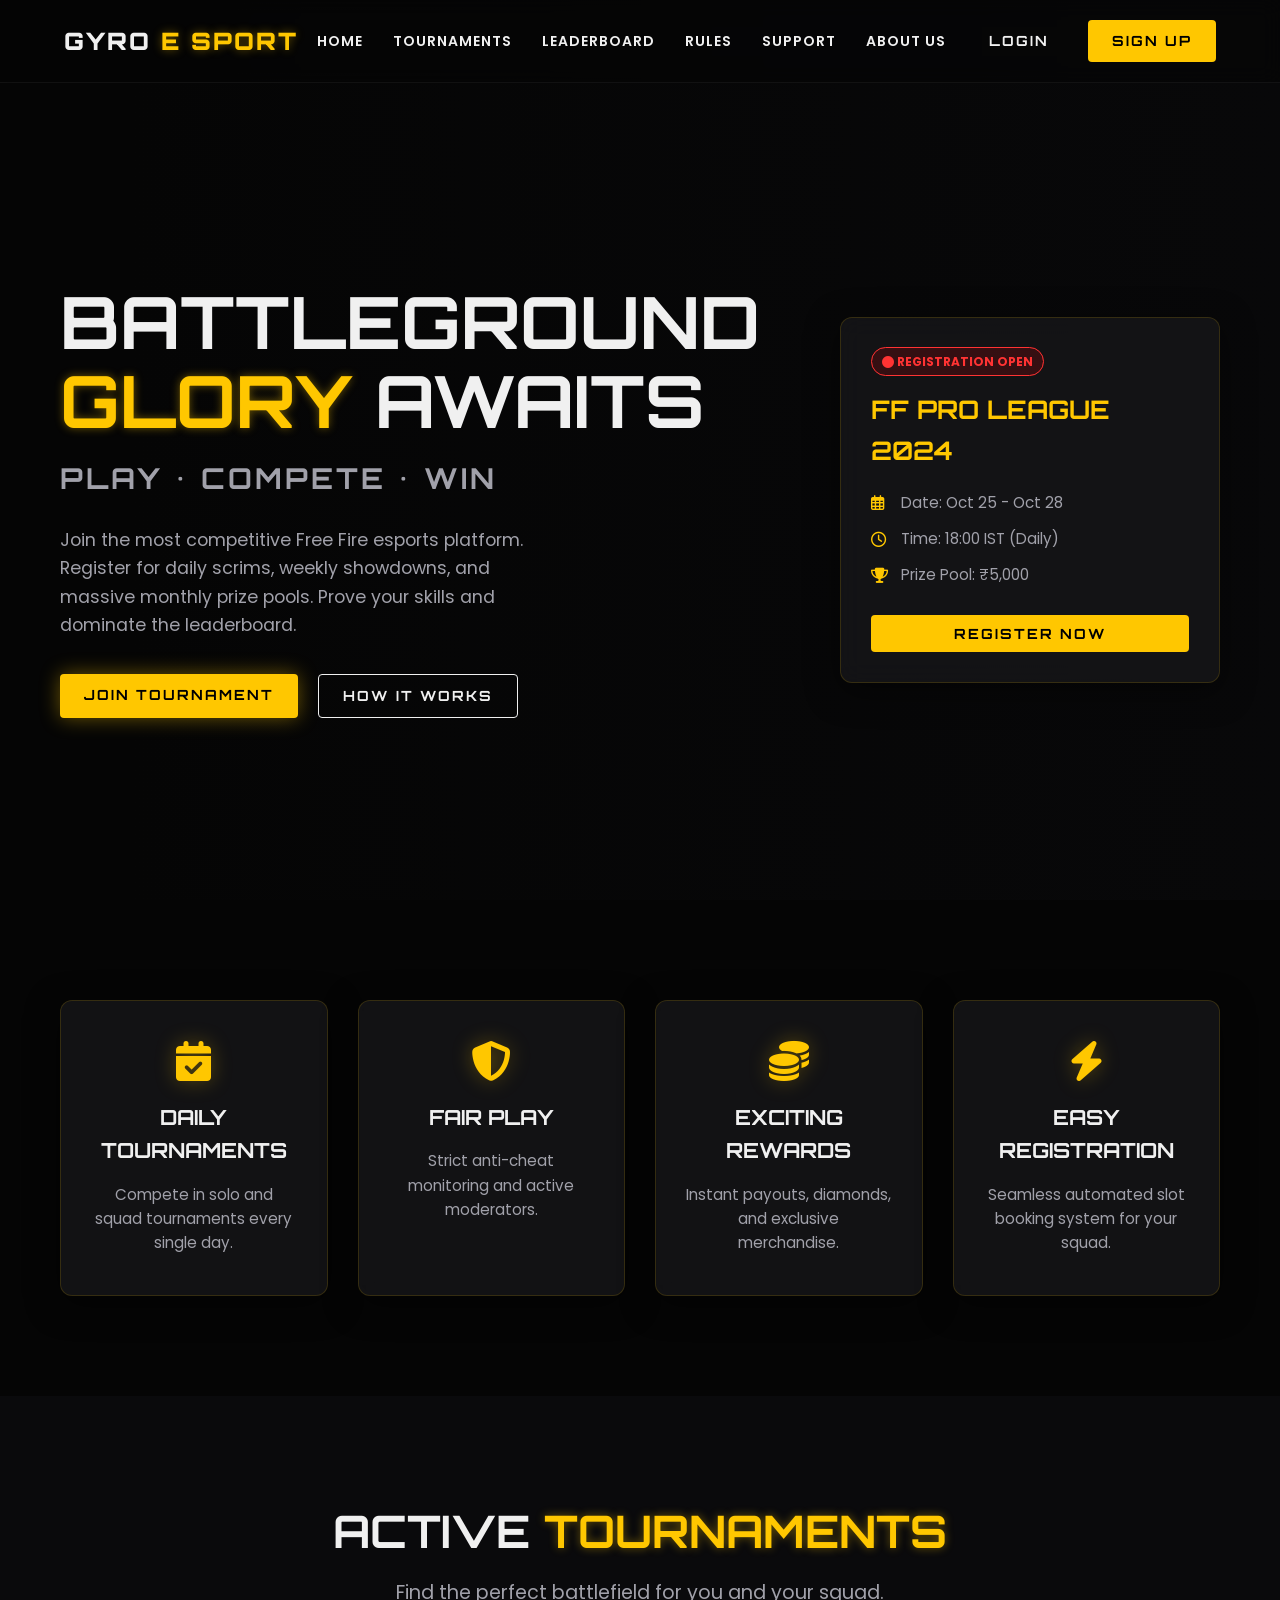
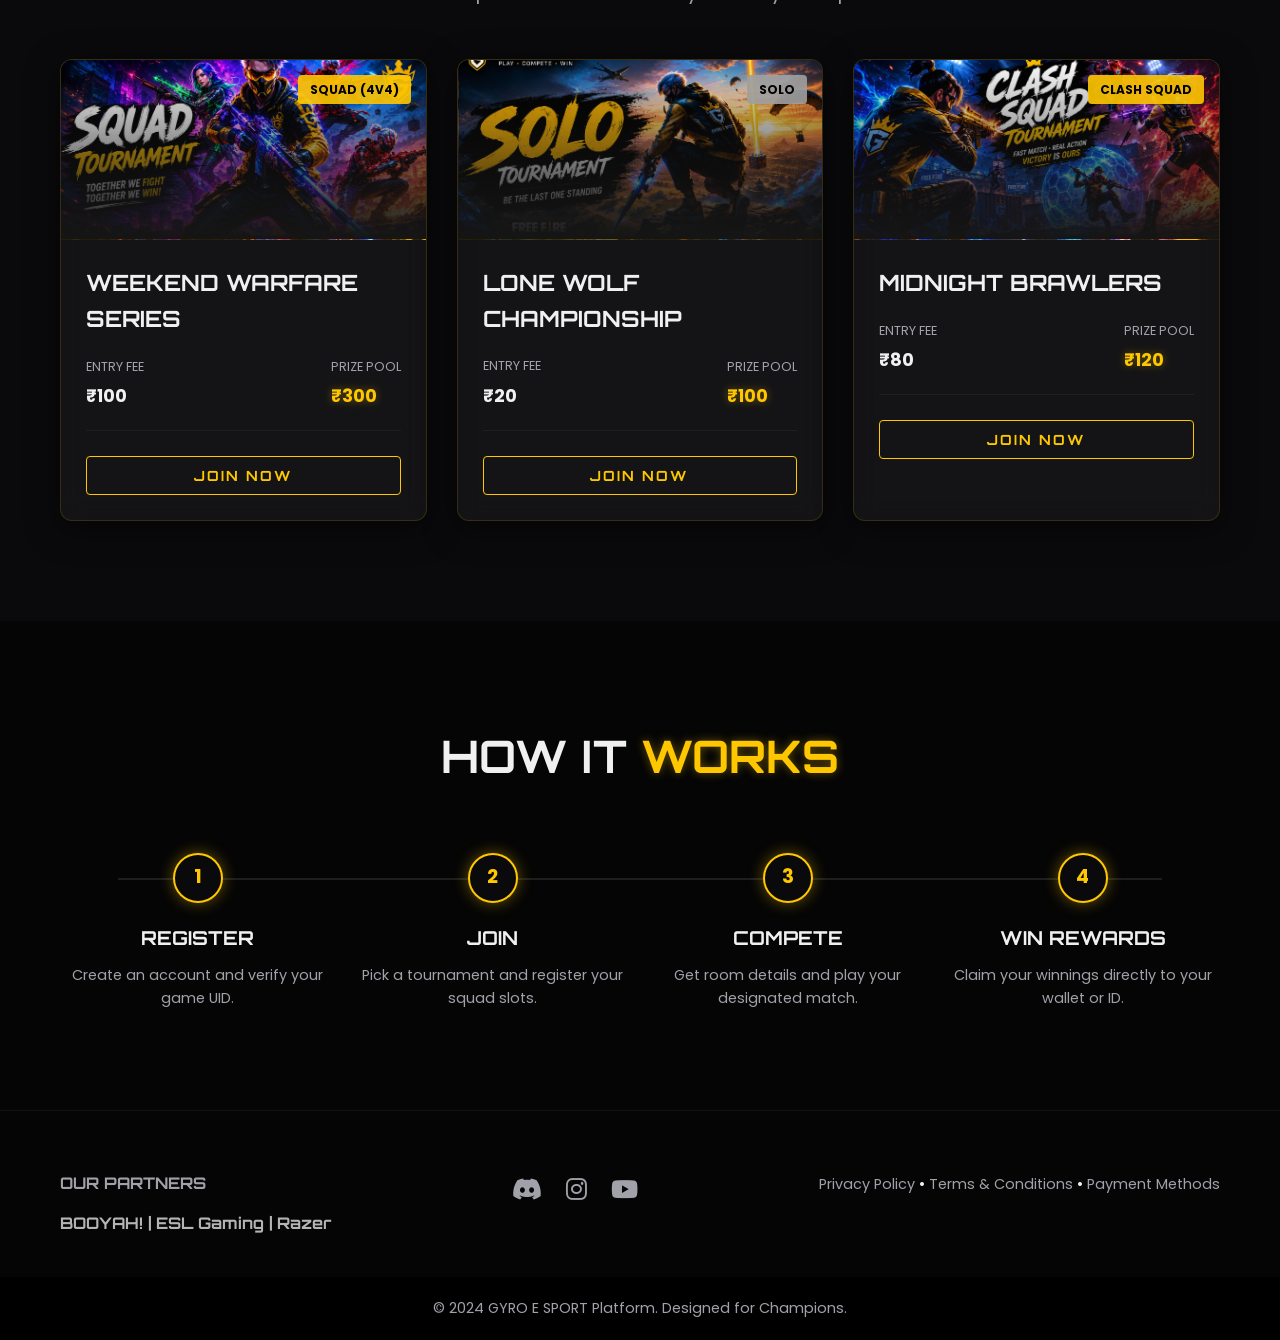
<file: webside/index.html>
<!DOCTYPE html>
<html lang="en">
<head>
    <meta charset="UTF-8">
    <meta name="viewport" content="width=device-width, initial-scale=1.0">
    <title>GYRO E SPORT | Professional Tournaments</title>
    <!-- Fonts & Icons -->
    <link href="https://fonts.googleapis.com/css2?family=Orbitron:wght@500;700;900&family=Poppins:wght@300;400;600;700&display=swap" rel="stylesheet">
    <link rel="stylesheet" href="https://cdnjs.cloudflare.com/ajax/libs/font-awesome/6.4.0/css/all.min.css">
    <link rel="stylesheet" href="style.css">
    <link rel="stylesheet" href="rain.css">
</head>
<body>

    <!-- Navigation -->
    <nav class="navbar">
        <div class="logo">GYRO <span class="gold-text">E SPORT</span></div>
        <ul class="nav-links" id="nav-links">
            <li><a href="#home">Home</a></li>
            <li><a href="#tournaments">Tournaments</a></li>
            <li><a href="#leaderboard">Leaderboard</a></li>
            <li><a href="#rules">Rules</a></li>
            <li><a href="../support/support.html">Support</a></li>
            <li><a href="#about">About Us</a></li>
        </ul>
        <div class="auth-buttons">
            <a href="../login/login.html" class="btn login-btn">Login</a>
            <a href="../signup/signup.html" class="btn signup-btn">Sign Up</a>
        </div>
        <div class="menu-toggle" id="mobile-menu">
            <i class="fas fa-bars"></i>
        </div>
    </nav>

    <!-- Home Section -->
    <header id="home" class="hero">
        <div class="hero-overlay"></div>
        <div class="hero-container">
            <div class="hero-content">
                <h1 class="title">BATTLEGROUND <br><span class="gold-text">GLORY</span> AWAITS</h1>
                <h3 class="subtitle">Play • Compete • Win</h3>
                <p>Join the most competitive Free Fire esports platform. Register for daily scrims, weekly showdowns, and massive monthly prize pools. Prove your skills and dominate the leaderboard.</p>
                <div class="hero-actions">
                    <a href="#tournaments" class="btn primary-btn glow-btn">Join Tournament</a>
                    <a href="#rules" class="btn secondary-btn">How It Works</a>
                </div>
            </div>
            
            <!-- Tournament Info Card -->
            <div class="hero-card glass-card">
                <div class="card-header">
                    <span class="live-badge"><i class="fas fa-circle"></i> REGISTRATION OPEN</span>
                </div>
                <h3>FF Pro League 2024</h3>
                <div class="tourney-details">
                    <p><i class="far fa-calendar-alt"></i> Date: Oct 25 - Oct 28</p>
                    <p><i class="far fa-clock"></i> Time: 18:00 IST (Daily)</p>
                    <p><i class="fas fa-trophy"></i> Prize Pool: ₹5,000</p>
                </div>
                <button class="btn primary-btn full-width mt-3" onclick="window.location.href='../registration/registration.html'">Register Now</button>
            </div>
        </div>
    </header>

    <!-- Features Section -->
    <section id="features" class="section dark-bg">
        <div class="container features-grid">
            <div class="feature-card glass-card">
                <i class="fas fa-calendar-check gold-icon"></i>
                <h3>Daily Tournaments</h3>
                <p>Compete in solo and squad tournaments every single day.</p>
            </div>
            <div class="feature-card glass-card">
                <i class="fas fa-shield-alt gold-icon"></i>
                <h3>Fair Play</h3>
                <p>Strict anti-cheat monitoring and active moderators.</p>
            </div>
            <div class="feature-card glass-card">
                <i class="fas fa-coins gold-icon"></i>
                <h3>Exciting Rewards</h3>
                <p>Instant payouts, diamonds, and exclusive merchandise.</p>
            </div>
            <div class="feature-card glass-card">
                <i class="fas fa-bolt gold-icon"></i>
                <h3>Easy Registration</h3>
                <p>Seamless automated slot booking system for your squad.</p>
            </div>
        </div>
    </section>

    <!-- Videos Section -->
    <section id="tournaments" class="section">
        <div class="container text-center">
            <h2 class="section-title">Active <span class="gold-text">Tournaments</span></h2>
            <p class="section-subtext">Find the perfect battlefield for you and your squad.</p>
            
            <div class="tournament-grid">
                <!-- Tourney 1 -->
                <div class="tourney-card glass-card">
                    <div class="t-banner img-1">
                        <span class="badge squad-badge">Squad (4v4)</span>
                    </div>
                    <div class="t-content">
                        <h3>Weekend Warfare Series</h3>
                        <div class="t-stats">
                            <div class="stat"><span class="label">Entry Fee</span><span class="value">₹100</span></div>
                            <div class="stat"><span class="label">Prize Pool</span><span class="value gold-text">₹300</span></div>
                        </div>
                        <button class="btn primary-btn outline-btn full-width" onclick="window.location.href='../registration/registration.html'">Join Now</button>
                    </div>
                </div>
                <!-- Tourney 2 -->
                <div class="tourney-card glass-card">
                    <div class="t-banner img-2">
                        <span class="badge solo-badge">Solo</span>
                    </div>
                    <div class="t-content">
                        <h3>Lone Wolf Championship</h3>
                        <div class="t-stats">
                            <div class="stat"><span class="label">Entry Fee</span><span class="value">₹20</span></div>
                            <div class="stat"><span class="label">Prize Pool</span><span class="value gold-text">₹100</span></div>
                        </div>
                        <button class="btn primary-btn outline-btn full-width" onclick="window.location.href='../registration/registration.html'">Join Now</button>
                    </div>
                </div>

                <!-- Tourney 3 -->
                <div class="tourney-card glass-card">
                    <div class="t-banner img-3">
                        <span class="badge squad-badge">Clash Squad</span>
                    </div>
                    <div class="t-content">
                        <h3>Midnight Brawlers</h3>
                        <div class="t-stats">
                            <div class="stat"><span class="label">Entry Fee</span><span class="value">₹80</span></div>
                            <div class="stat"><span class="label">Prize Pool</span><span class="value gold-text">₹120</span></div>
                        </div>
                        <button class="btn primary-btn outline-btn full-width" onclick="window.location.href='../registration/registration.html'">Join Now</button>
                    </div>
                </div>
            </div>
        </div>
    </section>

    <!-- How It Works Section -->
    <section id="rules" class="section dark-bg">
        <div class="container text-center">
            <h2 class="section-title">How It <span class="gold-text">Works</span></h2>
            <div class="timeline">
                <div class="step"><div class="step-num">1</div><h4>Register</h4><p>Create an account and verify your game UID.</p></div>
                <div class="step"><div class="step-num">2</div><h4>Join</h4><p>Pick a tournament and register your squad slots.</p></div>
                <div class="step"><div class="step-num">3</div><h4>Compete</h4><p>Get room details and play your designated match.</p></div>
                <div class="step"><div class="step-num">4</div><h4>Win Rewards</h4><p>Claim your winnings directly to your wallet or ID.</p></div>
            </div>
        </div>
    </section>

    <footer>
        <div class="container footer-content">
            <div class="footer-sponsors">
                <h4>Our Partners</h4>
                <div class="sponsors-list">
                    <span>BOOYAH!</span> | <span>ESL Gaming</span> | <span>Razer</span>
                </div>
            </div>
            <div class="footer-socials">
                <a href="https://discord.gg/y2k4dF7A"><i class="fab fa-discord"></i></a>
                <a href="https://www.instagram.com/gyrorishabh/?hl=en" target="_blank"><i class="fab fa-instagram"></i></a>
                <a href="https://www.youtube.com/@GYRORISHABH" target="_blank"><i class="fab fa-youtube"></i></a>
            </div>
            <div class="footer-links">
                <a href="#">Privacy Policy</a> • <a href="#">Terms & Conditions</a> • <a href="#">Payment Methods</a>
            </div>
        </div>
        <div class="footer-bottom">
            <p>&copy; 2024 GYRO E SPORT Platform. Designed for Champions.</p>
        </div>
    </footer>

    <script src="script.js"></script>
    <script src="rain.js"></script>
</body>
</html>
</file>
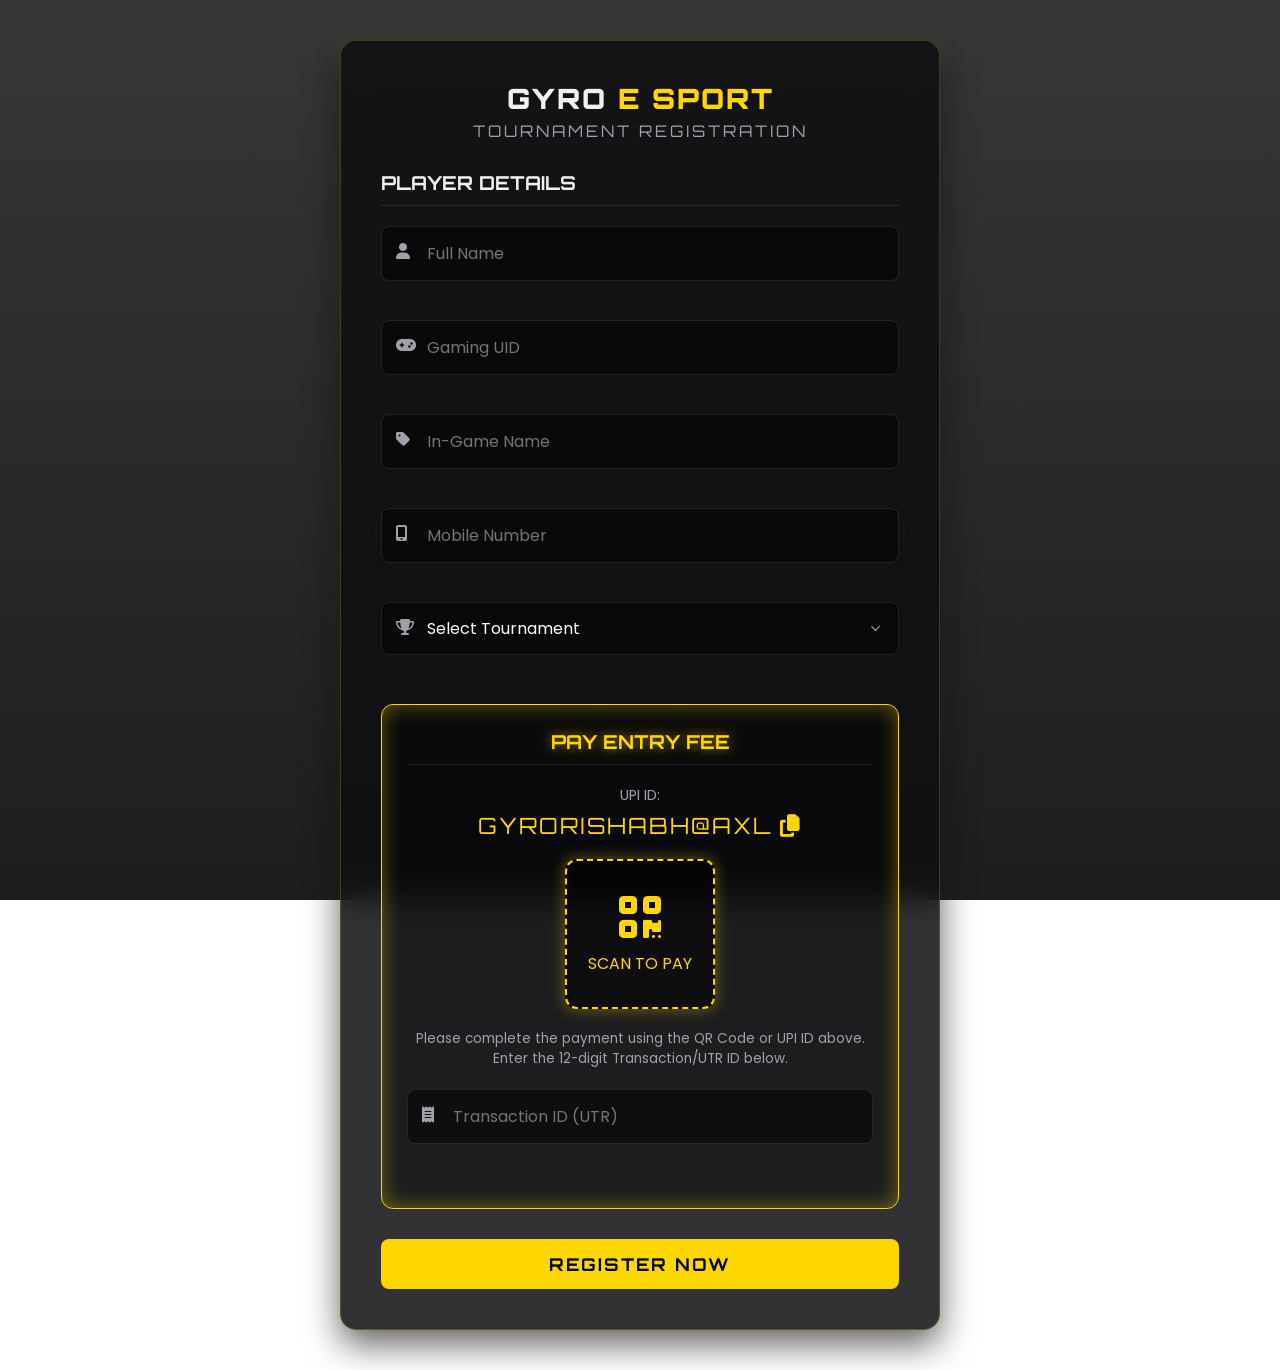
<file: registration/registration.html>
<!DOCTYPE html>
<html lang="en">
<head>
    <meta charset="UTF-8">
    <meta name="viewport" content="width=device-width, initial-scale=1.0">
    <title>GYRO E SPORT | Tournament Registration</title>
    <link href="https://fonts.googleapis.com/css2?family=Orbitron:wght@500;700;900&family=Poppins:wght@300;400;600;700&display=swap" rel="stylesheet">
    <link rel="stylesheet" href="https://cdnjs.cloudflare.com/ajax/libs/font-awesome/6.4.0/css/all.min.css">
    <link rel="stylesheet" href="registration.css">
    <link rel="stylesheet" href="../webside/rain.css">
</head>
<body>

    <div class="registration-wrapper">
        <div class="glass-card fade-in">
            <div class="card-header">
                <div class="logo">GYRO <span class="gold-text">E SPORT</span></div>
                <p class="tagline">TOURNAMENT REGISTRATION</p>
            </div>

            <form id="registrationForm" novalidate>
                <!-- Registration Details -->
                <div class="form-section">
                    <h3 class="section-heading">Player Details</h3>
                    <div class="input-group">
                        <input type="text" id="fullName" placeholder="Full Name" required>
                        <i class="fas fa-user icon"></i>
                        <span class="error-text" id="nameError"></span>
                    </div>

                    <div class="input-group">
                        <input type="text" id="gamingUid" placeholder="Gaming UID" required>
                        <i class="fas fa-gamepad icon"></i>
                        <span class="error-text" id="gamingUidError"></span>
                    </div>

                    <div class="input-group">
                        <input type="text" id="inGameName" placeholder="In-Game Name" required>
                        <i class="fas fa-tag icon"></i>
                        <span class="error-text" id="ignError"></span>
                    </div>

                    <div class="input-group">
                        <input type="tel" id="mobileNumber" placeholder="Mobile Number" required>
                        <i class="fas fa-mobile-alt icon"></i>
                        <span class="error-text" id="mobileError"></span>
                    </div>

                    <div class="input-group">
                        <select id="tournamentSelect" required>
                            <option value="" disabled selected>Select Tournament</option>
                            <option value="Solo Tournament">Solo Tournament</option>
                            <option value="Squad Tournament (4v4)">Squad Tournament (4v4)</option>
                            <option value="Clash Squad Tournament">Clash Squad Tournament</option>
                        </select>
                        <i class="fas fa-trophy icon"></i>
                        <span class="error-text" id="tournamentError"></span>
                    </div>
                </div>

                <!-- Payment Section -->
                <div class="payment-section">
                    <h3 class="section-heading gold-text text-center glow-text">PAY ENTRY FEE</h3>
                    
                    <div class="upi-container text-center">
                        <p class="upi-label">UPI ID:</p>
                        <div class="upi-id">GYRORISHABH@AXL <i class="fas fa-copy copy-icon" id="copyUpi" title="Copy UPI"></i></div>
                    </div>

                    <div class="qr-container text-center">
                        <div class="qr-placeholder">
                            <i class="fas fa-qrcode"></i>
                            <p>SCAN TO PAY</p>
                        </div>
                    </div>
                    
                    <p class="payment-instructions text-center">Please complete the payment using the QR Code or UPI ID above. Enter the 12-digit Transaction/UTR ID below.</p>

                    <div class="input-group">
                        <input type="text" id="transactionId" placeholder="Transaction ID (UTR)" required>
                        <i class="fas fa-receipt icon"></i>
                        <span class="error-text" id="transactionError"></span>
                    </div>
                </div>

                <!-- Submit Area -->
                <div class="submit-area">
                    <button type="submit" class="btn primary-btn full-width glow-btn">REGISTER NOW</button>
                </div>
            </form>
        </div>
    </div>

    <!-- Success Modal -->
    <div id="successModal" class="modal hidden">
        <div class="modal-content glass-card">
            <i class="fas fa-check-circle success-icon"></i>
            <h2>Registration Submitted Successfully</h2>
            <p>Tournament Team Will Verify Your Payment.</p>
            <button id="closeModal" class="btn primary-btn mt-3">OK</button>
        </div>
    </div>

    <script src="registration.js"></script>
    <script src="../webside/rain.js"></script>
</body>
</html>
</file>
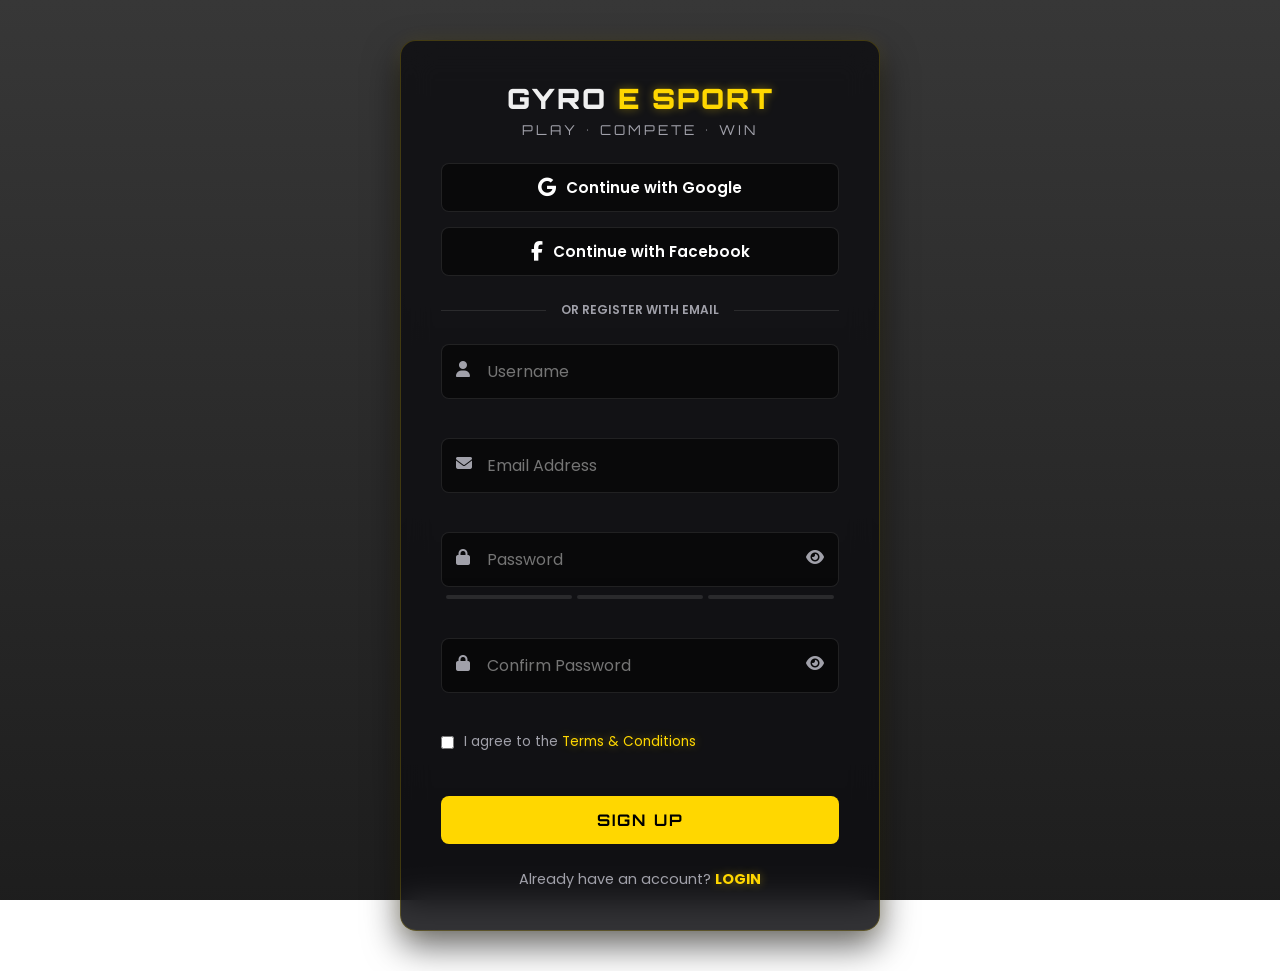
<file: signup/signup.html>
<!DOCTYPE html>
<html lang="en">
<head>
    <meta charset="UTF-8">
    <meta name="viewport" content="width=device-width, initial-scale=1.0">
    <title>Sign Up | GYRO E SPORT Platform</title>
    <!-- Fonts & Icons -->
    <link href="https://fonts.googleapis.com/css2?family=Orbitron:wght@500;700;900&family=Poppins:wght@300;400;600;700&display=swap" rel="stylesheet">
    <link rel="stylesheet" href="https://cdnjs.cloudflare.com/ajax/libs/font-awesome/6.4.0/css/all.min.css">
    <link rel="stylesheet" href="signup.css">
    <link rel="stylesheet" href="../webside/rain.css">
</head>
<body>

    <div class="signup-wrapper">
        <div class="signup-card glass-card fade-in">
            
            <!-- Header -->
            <div class="card-header">
                <a href="../webside/index.html" style="text-decoration: none; color: inherit;">
                    <div class="logo">GYRO <span class="gold-text">E SPORT</span></div>
                </a>
                <p class="tagline">PLAY • COMPETE • WIN</p>
            </div>

            <!-- Social Signup -->
            <div class="social-signup-full">
                <button type="button" class="social-btn-full google" id="btnGoogleSignup">
                    <i class="fab fa-google"></i> Continue with Google
                </button>
                <button type="button" class="social-btn-full facebook" id="btnFacebookSignup">
                    <i class="fab fa-facebook-f"></i> Continue with Facebook
                </button>
            </div>

            <div class="social-divider"><span>OR REGISTER WITH EMAIL</span></div>

            <!-- Form Section -->
            <form id="signupForm">
                <div class="input-group">
                    <i class="fas fa-user icon"></i>
                    <input type="text" id="username" placeholder="Username" autocomplete="username">
                    <span class="error-text" id="usernameError"></span>
                </div>

                <div class="input-group">
                    <i class="fas fa-envelope icon"></i>
                    <input type="email" id="email" placeholder="Email Address" autocomplete="email">
                    <span class="error-text" id="emailError"></span>
                </div>

                <div class="input-group">
                    <i class="fas fa-lock icon"></i>
                    <input type="password" id="password" placeholder="Password" autocomplete="new-password">
                    <i class="fas fa-eye toggle-pwd" data-target="password"></i>
                    <div class="password-strength" id="pwdStrength">
                        <div class="bar"></div><div class="bar"></div><div class="bar"></div>
                    </div>
                    <span class="error-text" id="passwordError"></span>
                </div>

                <div class="input-group">
                    <i class="fas fa-lock icon"></i>
                    <input type="password" id="confirmPassword" placeholder="Confirm Password" autocomplete="new-password">
                    <i class="fas fa-eye toggle-pwd" data-target="confirmPassword"></i>
                    <span class="error-text" id="confirmPasswordError"></span>
                </div>

                <div class="form-actions terms-group">
                    <label class="terms-label">
                        <input type="checkbox" id="terms">
                        <span class="checkmark"></span> I agree to the <a href="#" class="gold-text">Terms & Conditions</a>
                    </label>
                    <span class="error-text" id="termsError"></span>
                </div>

                <button type="submit" class="btn primary-btn full-width glow-btn">SIGN UP</button>
            </form>

            <!-- Footer Links -->
            <div class="card-footer">
                <p>Already have an account? <a href="../login/login.html" class="gold-text">LOGIN</a></p>
            </div>
        </div>
    </div>

    <script src="signup.js"></script>
    <script src="../webside/rain.js"></script>
</body>
</html>
</file>
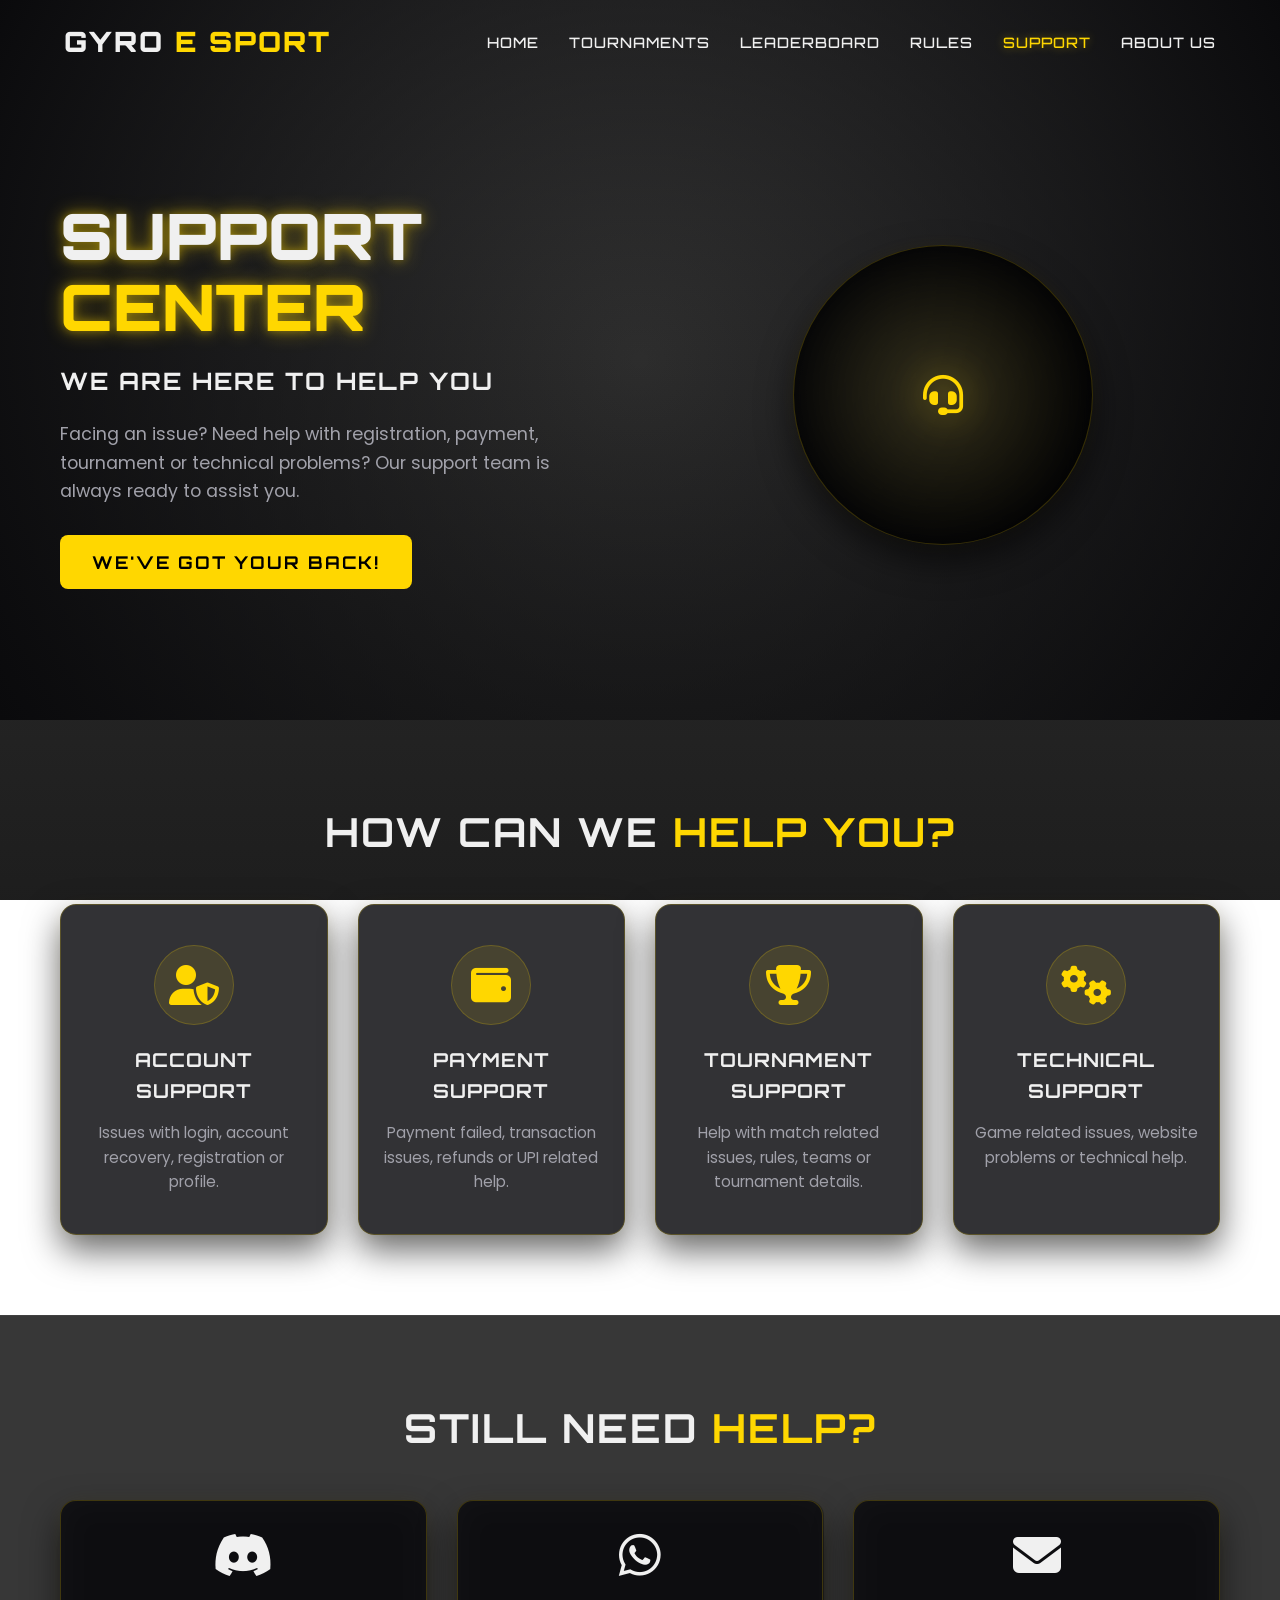
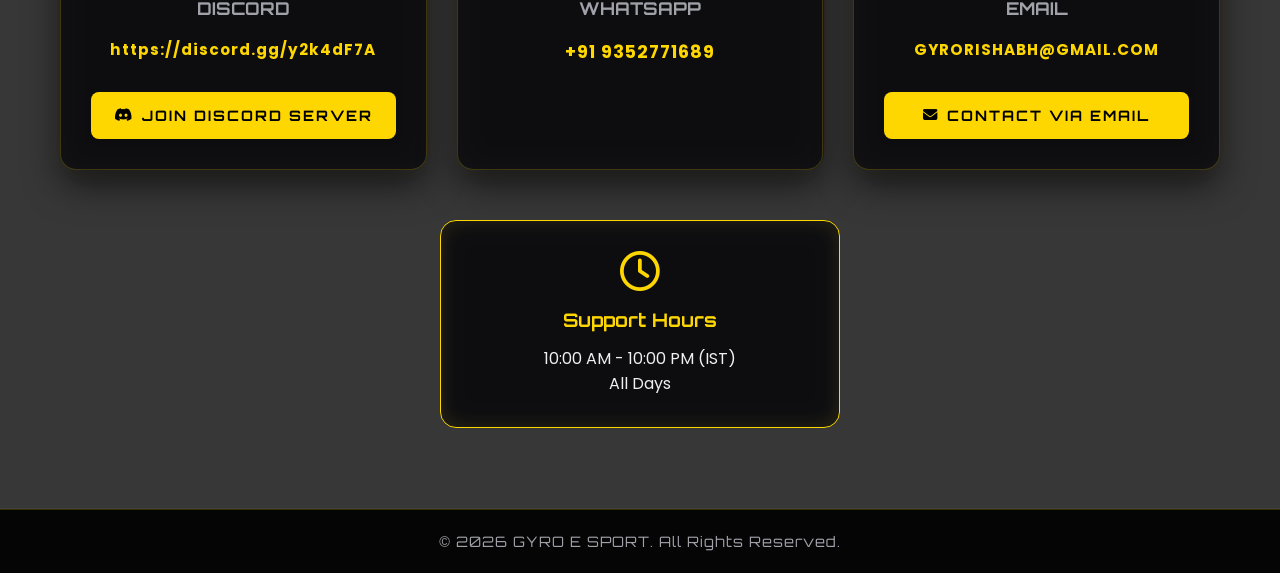
<file: support/support.html>
<!DOCTYPE html>
<html lang="en">
<head>
    <meta charset="UTF-8">
    <meta name="viewport" content="width=device-width, initial-scale=1.0">
    <title>GYRO E SPORT | Support Center</title>
    <!-- Fonts & Icons -->
    <link href="https://fonts.googleapis.com/css2?family=Orbitron:wght@500;700;900&family=Poppins:wght@300;400;600;700&display=swap" rel="stylesheet">
    <link rel="stylesheet" href="https://cdnjs.cloudflare.com/ajax/libs/font-awesome/6.4.0/css/all.min.css">
    <link rel="stylesheet" href="support.css">
    <link rel="stylesheet" href="../webside/rain.css">
</head>
<body>

    <!-- Navigation -->
    <nav class="navbar">
        <div class="logo">GYRO <span class="gold-text">E SPORT</span></div>
        <ul class="nav-links" id="nav-links">
            <li><a href="../webside/index.html#home">Home</a></li>
            <li><a href="../webside/index.html#tournaments">Tournaments</a></li>
            <li><a href="../webside/index.html#leaderboard">Leaderboard</a></li>
            <li><a href="../webside/index.html#rules">Rules</a></li>
            <li><a href="support.html" class="active">Support</a></li>
            <li><a href="../webside/index.html#about">About Us</a></li>
        </ul>
        <div class="menu-toggle" id="mobile-menu">
            <i class="fas fa-bars"></i>
        </div>
    </nav>

    <!-- Hero Section -->
    <header class="hero">
        <div class="hero-overlay"></div>
        <div class="container hero-container">
            <div class="hero-content">
                <h1 class="title glow-text">SUPPORT <br><span class="gold-text">CENTER</span></h1>
                <h3 class="subtitle">WE ARE HERE TO HELP YOU</h3>
                <p>Facing an issue? Need help with registration, payment, tournament or technical problems? Our support team is always ready to assist you.</p>
                <div class="hero-actions">
                    <button class="btn primary-btn glow-btn">WE'VE GOT YOUR BACK!</button>
                </div>
            </div>
            
            <!-- Right Side Image Placeholder -->
            <div class="hero-image">
                <div class="image-placeholder glass-card">
                    <i class="fas fa-headset gold-icon large-icon"></i>
                </div>
            </div>
        </div>
    </header>

    <!-- Support Categories Section -->
    <section class="section categories-section">
        <div class="container text-center">
            <h2 class="section-title">HOW CAN WE <span class="gold-text">HELP YOU?</span></h2>
            
            <div class="categories-grid">
                <!-- Card 1 -->
                <div class="category-card glass-card fade-up">
                    <div class="icon-wrapper">
                        <i class="fas fa-user-shield gold-icon"></i>
                    </div>
                    <h3>ACCOUNT SUPPORT</h3>
                    <p>Issues with login, account recovery, registration or profile.</p>
                </div>
                
                <!-- Card 2 -->
                <div class="category-card glass-card fade-up" style="animation-delay: 0.2s;">
                    <div class="icon-wrapper">
                        <i class="fas fa-wallet gold-icon"></i>
                    </div>
                    <h3>PAYMENT SUPPORT</h3>
                    <p>Payment failed, transaction issues, refunds or UPI related help.</p>
                </div>

                <!-- Card 3 -->
                <div class="category-card glass-card fade-up" style="animation-delay: 0.4s;">
                    <div class="icon-wrapper">
                        <i class="fas fa-trophy gold-icon"></i>
                    </div>
                    <h3>TOURNAMENT SUPPORT</h3>
                    <p>Help with match related issues, rules, teams or tournament details.</p>
                </div>

                <!-- Card 4 -->
                <div class="category-card glass-card fade-up" style="animation-delay: 0.6s;">
                    <div class="icon-wrapper">
                        <i class="fas fa-cogs gold-icon"></i>
                    </div>
                    <h3>TECHNICAL SUPPORT</h3>
                    <p>Game related issues, website problems or technical help.</p>
                </div>
            </div>
        </div>
    </section>

    <!-- Contact Section -->
    <section class="section contact-section dark-bg">
        <div class="container text-center">
            <h2 class="section-title">STILL NEED <span class="gold-text">HELP?</span></h2>
            
            <div class="contact-grid">
                <div class="contact-card glass-card">
                    <i class="fab fa-discord contact-icon"></i>
                    <h4>Discord</h4>
                    <p class="gold-text font-bold discord-text">https://discord.gg/y2k4dF7A</p>
                    <a href="https://discord.gg/y2k4dF7A" target="_blank" class="btn primary-btn glow-btn contact-btn"><i class="fab fa-discord"></i> Join Discord Server</a>
                </div>
                <div class="contact-card glass-card">
                    <i class="fab fa-whatsapp contact-icon"></i>
                    <h4>WhatsApp</h4>
                    <p class="gold-text font-bold">+91 9352771689</p>
                </div>
                <div class="contact-card glass-card">
                    <i class="fas fa-envelope contact-icon"></i>
                    <h4>Email</h4>
                    <p class="gold-text font-bold email-text">GYRORISHABH@GMAIL.COM</p>
                    <a href="mailto:GYRORISHABH@GMAIL.COM" class="btn primary-btn glow-btn contact-btn"><i class="fas fa-envelope"></i> Contact via Email</a>
                </div>
            </div>
            
            <div class="support-hours glass-card fade-up">
                <i class="far fa-clock gold-icon"></i>
                <h3>Support Hours</h3>
                <p>10:00 AM - 10:00 PM (IST)<br>All Days</p>
            </div>
        </div>
    </section>

    <!-- Footer -->
    <footer>
        <div class="footer-bottom">
            <p>&copy; 2026 GYRO E SPORT. All Rights Reserved.</p>
        </div>
    </footer>

    <script src="support.js"></script>
    <script src="../webside/rain.js"></script>
</body>
</html>
</file>
<file: webside/style.css>
/* Variables & Resets */
:root {
    --bg-dark: #0a0a0c;
    --bg-darker: #050505;
    --gold: #FFC700;
    --gold-hover: #ffb300;
    --gold-glow: rgba(255, 199, 0, 0.4);
    --text-main: #f0f0f0;
    --text-muted: #a1a1aa;
    --card-bg: rgba(25, 25, 28, 0.7);
    --card-border: rgba(255, 199, 0, 0.15);
}

* {
    margin: 0;
    padding: 0;
    box-sizing: border-box;
}

html {
    scroll-behavior: smooth;
}

body {
    font-family: 'Poppins', sans-serif;
    background-color: var(--bg-dark);
    color: var(--text-main);
    line-height: 1.6;
    overflow-x: hidden;
}

h1, h2, h3, h4, .logo, .title {
    font-family: 'Orbitron', sans-serif;
    text-transform: uppercase;
}

.gold-text {
    color: var(--gold);
    text-shadow: 0 0 10px var(--gold-glow);
}

.container {
    max-width: 1200px;
    margin: 0 auto;
    padding: 0 20px;
}

.text-center {
    text-align: center;
}

.mt-3 {
    margin-top: 15px;
}

/* Glassmorphism Classes */
.glass-card {
    background: var(--card-bg);
    backdrop-filter: blur(12px);
    -webkit-backdrop-filter: blur(12px);
    border: 1px solid var(--card-border);
    border-radius: 12px;
    box-shadow: 0 8px 32px 0 rgba(0, 0, 0, 0.5);
}

/* Buttons */
.btn {
    display: inline-block;
    padding: 10px 24px;
    font-family: 'Orbitron', sans-serif;
    font-size: 14px;
    font-weight: 700;
    text-decoration: none;
    text-transform: uppercase;
    letter-spacing: 2px;
    border-radius: 4px;
    cursor: pointer;
    transition: all 0.3s ease;
    text-align: center;
    border: none;
}

.primary-btn {
    background-color: var(--gold);
    color: #000;
}

.primary-btn:hover {
    background-color: var(--gold-hover);
    box-shadow: 0 0 15px var(--gold-glow);
    transform: translateY(-2px);
}

.glow-btn {
    box-shadow: 0 0 20px var(--gold-glow);
}

.secondary-btn {
    background: transparent;
    border: 1px solid var(--text-main);
    color: var(--text-main);
}

.secondary-btn:hover {
    background: var(--text-main);
    color: #000;
}

.outline-btn {
    background: transparent;
    border: 1px solid var(--gold);
    color: var(--gold);
}

.outline-btn:hover {
    background: var(--gold);
    color: #000;
}

.full-width {
    width: 100%;
}

/* Navbar */
.navbar {
    position: fixed;
    width: 100%;
    padding: 20px 5%;
    display: flex;
    justify-content: space-between;
    align-items: center;
    z-index: 1000;
    transition: all 0.3s ease;
    background: rgba(5, 5, 5, 0.5);
    backdrop-filter: blur(10px);
    border-bottom: 1px solid rgba(255, 255, 255, 0.05);
}

.navbar.scrolled {
    background: rgba(5, 5, 5, 0.95);
    border-bottom: 1px solid var(--card-border);
    box-shadow: 0 4px 20px rgba(0, 0, 0, 0.8);
}

.logo {
    font-size: 24px;
    font-weight: 900;
    letter-spacing: 2px;
}

.nav-links {
    list-style: none;
    display: flex;
    gap: 30px;
}

.nav-links a {
    color: var(--text-main);
    text-decoration: none;
    font-size: 14px;
    font-weight: 600;
    text-transform: uppercase;
    letter-spacing: 1px;
    transition: color 0.3s;
}

.nav-links a:hover {
    color: var(--gold);
}

.auth-buttons {
    display: flex;
    gap: 15px;
    align-items: center;
}

.login-btn {
    background: transparent;
    color: var(--text-main);
}

.login-btn:hover {
    color: var(--gold);
}

.signup-btn {
    background-color: var(--gold);
    color: #000;
}

.menu-toggle {
    display: none;
    font-size: 24px;
    cursor: pointer;
}

/* Hero Section */
.hero {
    min-height: 100vh;
    display: flex;
    justify-content: center;
    align-items: center;
    position: relative;
    background: url('https://images.unsplash.com/photo-1542751371-adc38448a05e?q=80&w=2070&auto=format&fit=crop') center/cover no-repeat;
}

.hero-overlay {
    position: absolute;
    inset: 0;
    background: linear-gradient(90deg, #050505 10%, rgba(5,5,5,0.7) 50%, rgba(5,5,5,0.4) 100%);
}

.hero-container {
    position: relative;
    z-index: 1;
    width: 100%;
    max-width: 1200px;
    padding: 100px 20px 0;
    display: flex;
    justify-content: space-between;
    align-items: center;
    gap: 40px;
}

.hero-content {
    flex: 1;
}

.title {
    font-size: 4.5rem;
    line-height: 1.1;
    margin-bottom: 15px;
}

.subtitle {
    font-size: 1.8rem;
    color: var(--text-muted);
    margin-bottom: 25px;
    letter-spacing: 3px;
}

.hero-content p {
    font-size: 1.1rem;
    max-width: 500px;
    margin-bottom: 35px;
    color: var(--text-muted);
}

.hero-actions {
    display: flex;
    gap: 20px;
}

.hero-card {
    width: 380px;
    padding: 30px;
    animation: float 4s ease-in-out infinite;
}

.card-header {
    margin-bottom: 15px;
}

.live-badge {
    background: rgba(255, 0, 0, 0.15);
    color: #ff3333;
    padding: 5px 10px;
    border-radius: 20px;
    font-size: 12px;
    font-weight: 700;
    border: 1px solid #ff3333;
}

.live-badge i {
    animation: blink 1s infinite;
}

.hero-card h3 {
    font-size: 1.6rem;
    margin-bottom: 20px;
    color: var(--gold);
}

.tourney-details p {
    margin-bottom: 12px;
    font-size: 0.95rem;
    display: flex;
    align-items: center;
    gap: 10px;
    color: var(--text-muted);
}

.tourney-details i {
    color: var(--gold);
    width: 20px;
}

/* Global Sections */
.section {
    padding: 100px 0;
}

.dark-bg {
    background-color: var(--bg-darker);
}

.section-title {
    font-size: 2.8rem;
    margin-bottom: 10px;
}

.section-subtext {
    font-size: 1.2rem;
    color: var(--text-muted);
    margin-bottom: 50px;
}

/* Features */
.features-grid {
    display: grid;
    grid-template-columns: repeat(auto-fit, minmax(250px, 1fr));
    gap: 30px;
}

.feature-card {
    padding: 40px 30px;
    text-align: center;
    transition: transform 0.3s ease;
}

.feature-card:hover {
    transform: translateY(-10px);
    border-color: var(--gold);
}

.gold-icon {
    font-size: 2.5rem;
    color: var(--gold);
    margin-bottom: 20px;
    filter: drop-shadow(0 0 10px rgba(255, 199, 0, 0.3));
}

.feature-card h3 {
    margin-bottom: 15px;
    font-size: 1.3rem;
}

.feature-card p {
    color: var(--text-muted);
    font-size: 0.95rem;
}

/* Tournaments */
.tournament-grid {
    display: grid;
    grid-template-columns: repeat(auto-fit, minmax(320px, 1fr));
    gap: 30px;
}

.tourney-card {
    overflow: hidden;
    text-align: left;
}

.t-banner {
    height: 180px;
    background-size: cover;
    background-position: center;
    position: relative;
    border-bottom: 1px solid var(--card-border);
}

.img-1 { background-image: linear-gradient(to top, #151515, transparent), url('./IMAGE/SQUAD.png'); }
.img-2 { background-image: linear-gradient(to top, #151515, transparent), url('./IMAGE/SOLO.png'); }
.img-3 { background-image: linear-gradient(to top, #151515, transparent), url('./IMAGE/CLASSSQUAD.png'); }

.badge {
    position: absolute;
    top: 15px;
    right: 15px;
    padding: 5px 12px;
    border-radius: 4px;
    font-size: 12px;
    font-weight: 700;
    text-transform: uppercase;
}

.squad-badge { background: rgba(255, 199, 0, 0.9); color: #000; }
.solo-badge { background: rgba(160, 160, 160, 0.9); color: #000; }

.t-content {
    padding: 25px;
}

.t-content h3 {
    font-size: 1.4rem;
    margin-bottom: 20px;
}

.t-stats {
    display: flex;
    justify-content: space-between;
    margin-bottom: 25px;
    padding-bottom: 20px;
    border-bottom: 1px solid rgba(255,255,255,0.05);
}

.stat {
    display: flex;
    flex-direction: column;
}

.label {
    font-size: 0.8rem;
    color: var(--text-muted);
    text-transform: uppercase;
    margin-bottom: 5px;
}

.value {
    font-weight: 700;
    font-size: 1.1rem;
}

/* Timeline (How it works) */
.timeline {
    display: flex;
    justify-content: space-between;
    align-items: flex-start;
    gap: 20px;
    position: relative;
    margin-top: 60px;
}

.timeline::before {
    content: '';
    position: absolute;
    top: 25px;
    left: 5%;
    right: 5%;
    height: 2px;
    background: rgba(255,255,255,0.1);
    z-index: 0;
}

.step {
    flex: 1;
    position: relative;
    z-index: 1;
}

.step-num {
    width: 50px;
    height: 50px;
    background: var(--bg-dark);
    border: 2px solid var(--gold);
    color: var(--gold);
    border-radius: 50%;
    display: flex;
    align-items: center;
    justify-content: center;
    font-size: 1.2rem;
    font-weight: 700;
    margin: 0 auto 20px auto;
    box-shadow: 0 0 15px var(--gold-glow);
}

.step h4 {
    margin-bottom: 10px;
    font-size: 1.2rem;
}

.step p {
    font-size: 0.9rem;
    color: var(--text-muted);
}

/* Footer */
footer {
    background: var(--bg-darker);
    border-top: 1px solid rgba(255,255,255,0.05);
    padding-top: 60px;
}

.footer-content {
    display: flex;
    justify-content: space-between;
    flex-wrap: wrap;
    gap: 30px;
    margin-bottom: 40px;
}

.footer-sponsors h4 {
    color: var(--text-muted);
    margin-bottom: 15px;
}

.sponsors-list {
    color: #fff;
    font-weight: 700;
    font-family: 'Orbitron', sans-serif;
    opacity: 0.7;
}

.footer-socials a {
    color: var(--text-muted);
    font-size: 1.5rem;
    margin: 0 10px;
    transition: color 0.3s;
}

.footer-socials a:hover { color: var(--gold); }

.footer-links a {
    color: var(--text-muted);
    text-decoration: none;
    font-size: 0.9rem;
    transition: color 0.3s;
}

.footer-links a:hover { color: var(--gold); }

.footer-bottom {
    background: #000;
    text-align: center;
    padding: 20px 0;
    color: var(--text-muted);
    font-size: 0.9rem;
}

/* Keyframes */
@keyframes float {
    0% { transform: translateY(0px); }
    50% { transform: translateY(-15px); }
    100% { transform: translateY(0px); }
}

@keyframes blink {
    0%, 100% { opacity: 1; }
    50% { opacity: 0.4; }
}

/* Mobile Responsiveness */
@media (max-width: 992px) {
    .hero-container {
        flex-direction: column;
        text-align: center;
        padding-top: 130px;
    }
    .hero-content p {
        margin: 0 auto 35px auto;
    }
    .hero-actions {
        justify-content: center;
        margin-bottom: 40px;
    }
    .timeline {
        flex-direction: column;
        align-items: center;
    }
    .timeline::before {
        display: none;
    }
    .step {
        margin-bottom: 30px;
    }
}

@media (max-width: 768px) {
    .nav-links, .auth-buttons {
        display: none;
    }
    .menu-toggle {
        display: block;
    }
    .title {
        font-size: 3rem;
    }
    .hero-card {
        width: 100%;
    }
    .footer-content {
        flex-direction: column;
        text-align: center;
    }
}
</file>
<file: webside/rain.css>
#golden-rain {
    position: fixed;
    width: 100%;
    height: 100%;
    top: 0;
    left: 0;
    pointer-events: none;
    overflow: hidden;
    z-index: 9999;
}

.golden-drop {
    position: absolute;
    top: -150px;
    background: linear-gradient(to bottom, transparent, rgba(255, 215, 0, 0.8), #FFD700);
    border-radius: 5px;
    box-shadow: 0 0 10px rgba(255, 215, 0, 0.6), 0 0 20px rgba(255, 215, 0, 0.4);
    animation: golden-fall linear infinite;
    will-change: transform, opacity;
}

@keyframes golden-fall {
    0% {
        transform: translateY(0);
        opacity: 0;
    }
    10%, 80% {
        opacity: var(--drop-opacity, 0.8);
    }
    100% {
        transform: translateY(calc(100vh + 300px));
        opacity: 0;
    }
}
</file>
<file: registration/registration.css>
/* Variables & Resets */
:root {
    --bg-dark: #0a0a0c;
    --bg-darker: #050505;
    --gold: #FFD700;
    --gold-hover: #ffb300;
    --gold-glow: rgba(255, 215, 0, 0.4);
    --text-main: #f0f0f0;
    --text-muted: #a1a1aa;
    --card-bg: rgba(15, 15, 18, 0.85);
    --card-border: rgba(255, 215, 0, 0.2);
    --input-bg: rgba(0, 0, 0, 0.5);
    --error-color: #ff4444;
    --success-color: #00C851;
}

* {
    margin: 0;
    padding: 0;
    box-sizing: border-box;
}

body {
    font-family: 'Poppins', sans-serif;
    background-color: var(--bg-dark);
    color: var(--text-main);
    min-height: 100vh;
    display: flex;
    justify-content: center;
    align-items: center;
    background: linear-gradient(rgba(5, 5, 5, 0.8), rgba(5, 5, 5, 0.9)), url('https://images.unsplash.com/photo-1542751371-adc38448a05e?q=80&w=2070&auto=format&fit=crop') center/cover no-repeat;
    background-attachment: fixed;
}

.text-center {
    text-align: center;
}

.mt-3 {
    margin-top: 20px;
}

.logo {
    font-family: 'Orbitron', sans-serif;
    font-size: 28px;
    font-weight: 900;
    letter-spacing: 2px;
    text-transform: uppercase;
}

.gold-text {
    color: var(--gold);
}

.glow-text {
    text-shadow: 0 0 10px var(--gold-glow), 0 0 20px var(--gold-glow);
}

.registration-wrapper {
    width: 100%;
    padding: 40px 20px;
    display: flex;
    justify-content: center;
}

/* Card Styles */
.glass-card {
    background: var(--card-bg);
    backdrop-filter: blur(16px);
    -webkit-backdrop-filter: blur(16px);
    border: 1px solid var(--card-border);
    border-radius: 16px;
    box-shadow: 0 15px 35px rgba(0, 0, 0, 0.6), 0 0 20px rgba(255, 215, 0, 0.1);
    width: 100%;
    max-width: 600px;
    padding: 40px;
}

.fade-in {
    animation: fadeIn 0.8s ease-out forwards;
}

.card-header {
    text-align: center;
    margin-bottom: 30px;
}

.tagline {
    font-family: 'Orbitron', sans-serif;
    font-size: 1rem;
    color: var(--text-muted);
    letter-spacing: 3px;
    margin-top: 5px;
}

/* Sections */
.section-heading {
    font-family: 'Orbitron', sans-serif;
    font-size: 1.2rem;
    margin-bottom: 20px;
    text-transform: uppercase;
    border-bottom: 1px solid rgba(255, 255, 255, 0.1);
    padding-bottom: 10px;
}

.payment-section {
    margin-top: 30px;
    padding: 25px;
    background: rgba(0, 0, 0, 0.4);
    border: 1px solid var(--gold);
    border-radius: 12px;
    box-shadow: inset 0 0 20px var(--gold-glow);
}

/* Inputs */
.input-group {
    position: relative;
    margin-bottom: 20px;
}

.input-group .icon {
    position: absolute;
    left: 15px;
    top: 25px;
    transform: translateY(-50%);
    color: var(--text-muted);
    transition: color 0.3s;
}

.input-group input,
.input-group select {
    width: 100%;
    padding: 14px 45px;
    background: var(--input-bg);
    border: 1px solid rgba(255, 255, 255, 0.1);
    border-radius: 8px;
    color: #fff;
    font-family: 'Poppins', sans-serif;
    font-size: 1rem;
    transition: all 0.3s ease;
    appearance: none;
    -webkit-appearance: none;
}

.input-group select {
    background-image: url("data:image/svg+xml;charset=UTF-8,%3csvg xmlns='http://www.w3.org/2000/svg' viewBox='0 0 24 24' fill='none' stroke='%23a1a1aa' stroke-width='2' stroke-linecap='round' stroke-linejoin='round'%3e%3cpolyline points='6 9 12 15 18 9'%3e%3c/polyline%3e%3c/svg%3e");
    background-repeat: no-repeat;
    background-position: right 15px center;
    background-size: 15px;
    cursor: pointer;
}

.input-group select option {
    background-color: var(--bg-dark);
    color: var(--text-main);
}

.input-group input:focus,
.input-group select:focus {
    outline: none;
    border-color: var(--gold);
    box-shadow: 0 0 10px var(--gold-glow);
}

.input-group input:focus + .icon,
.input-group select:focus + .icon,
.input-group input:not(:placeholder-shown) + .icon,
.input-group select:valid + .icon {
    color: var(--gold);
}

.error-text {
    display: block;
    color: var(--error-color);
    font-size: 0.75rem;
    margin-top: 4px;
    min-height: 15px;
}

/* Payment specific elements */
.upi-container {
    margin-bottom: 20px;
}

.upi-label {
    font-size: 0.9rem;
    color: var(--text-muted);
    text-transform: uppercase;
}

.upi-id {
    font-family: 'Orbitron', sans-serif;
    font-size: 1.4rem;
    color: var(--gold);
    letter-spacing: 2px;
    margin: 5px 0;
}

.copy-icon {
    cursor: pointer;
    transition: color 0.3s;
}

.copy-icon:hover {
    color: #fff;
    text-shadow: 0 0 10px #fff;
}

.qr-container {
    margin: 20px 0;
}

.qr-placeholder {
    width: 150px;
    height: 150px;
    margin: 0 auto;
    background: var(--input-bg);
    border: 2px dashed var(--gold);
    border-radius: 12px;
    display: flex;
    flex-direction: column;
    justify-content: center;
    align-items: center;
    color: var(--gold);
    box-shadow: 0 0 15px var(--gold-glow);
}

.qr-placeholder i {
    font-size: 3rem;
    margin-bottom: 10px;
}

.payment-instructions {
    font-size: 0.85rem;
    color: var(--text-muted);
    margin-bottom: 20px;
}

/* Buttons */
.btn {
    display: inline-block;
    padding: 14px 24px;
    font-family: 'Orbitron', sans-serif;
    font-size: 1.1rem;
    font-weight: 700;
    text-decoration: none;
    text-transform: uppercase;
    letter-spacing: 2px;
    border-radius: 8px;
    cursor: pointer;
    transition: all 0.3s ease;
    text-align: center;
    border: none;
}

.primary-btn {
    background-color: var(--gold);
    color: #000;
}

.primary-btn:hover {
    background-color: var(--gold-hover);
    box-shadow: 0 0 25px var(--gold-glow);
    transform: translateY(-2px);
}

.full-width {
    width: 100%;
}

.submit-area {
    margin-top: 30px;
}

/* Success Modal */
.modal {
    position: fixed;
    top: 0;
    left: 0;
    width: 100%;
    height: 100%;
    background: rgba(0, 0, 0, 0.9);
    display: flex;
    justify-content: center;
    align-items: center;
    z-index: 9999;
    backdrop-filter: blur(10px);
    opacity: 1;
    transition: opacity 0.3s ease;
}

.modal.hidden {
    opacity: 0;
    pointer-events: none;
}

.modal-content {
    text-align: center;
    padding: 50px 40px;
    max-width: 500px;
}

.success-icon {
    font-size: 4rem;
    color: var(--success-color);
    margin-bottom: 20px;
    text-shadow: 0 0 20px rgba(0, 200, 81, 0.5);
}

.modal-content h2 {
    font-family: 'Orbitron', sans-serif;
    color: var(--gold);
    margin-bottom: 15px;
}

.modal-content p {
    color: var(--text-muted);
    margin-bottom: 25px;
}

/* Animations */
@keyframes fadeIn {
    from { opacity: 0; transform: translateY(20px); }
    to { opacity: 1; transform: translateY(0); }
}

/* Mobile Responsiveness */
@media (max-width: 480px) {
    .glass-card {
        padding: 30px 20px;
    }
    .logo {
        font-size: 24px;
    }
    .upi-id {
        font-size: 1.1rem;
    }
}
</file>
<file: signup/signup.css>
/* Variables & Resets */
:root {
    --bg-dark: #0a0a0c;
    --bg-darker: #050505;
    --gold: #FFD700;
    --gold-hover: #ffb300;
    --gold-glow: rgba(255, 215, 0, 0.4);
    --text-main: #f0f0f0;
    --text-muted: #a1a1aa;
    --card-bg: rgba(15, 15, 18, 0.85);
    --card-border: rgba(255, 215, 0, 0.2);
    --input-bg: rgba(0, 0, 0, 0.5);
    --error-color: #ff4444;
    --success-color: #00C851;
    --warning-color: #ffbb33;
}

* {
    margin: 0;
    padding: 0;
    box-sizing: border-box;
}

body {
    font-family: 'Poppins', sans-serif;
    background-color: var(--bg-dark);
    color: var(--text-main);
    min-height: 100vh;
    display: flex;
    justify-content: center;
    align-items: center;
    background: linear-gradient(rgba(5, 5, 5, 0.8), rgba(5, 5, 5, 0.9)), url('https://images.unsplash.com/photo-1542751371-adc38448a05e?q=80&w=2070&auto=format&fit=crop') center/cover no-repeat;
    background-attachment: fixed;
}

.logo {
    font-family: 'Orbitron', sans-serif;
    font-size: 28px;
    font-weight: 900;
    letter-spacing: 2px;
    text-transform: uppercase;
}

.gold-text {
    color: var(--gold);
    text-shadow: 0 0 10px var(--gold-glow);
}

.signup-wrapper {
    width: 100%;
    padding: 40px 20px;
    display: flex;
    justify-content: center;
}

/* Card Styles */
.glass-card {
    background: var(--card-bg);
    backdrop-filter: blur(16px);
    -webkit-backdrop-filter: blur(16px);
    border: 1px solid var(--card-border);
    border-radius: 16px;
    box-shadow: 0 15px 35px rgba(0, 0, 0, 0.6), 0 0 20px rgba(255, 215, 0, 0.1);
    width: 100%;
    max-width: 480px;
    padding: 40px;
}

.fade-in {
    animation: fadeIn 0.8s ease-out forwards;
}

.card-header {
    text-align: center;
    margin-bottom: 25px;
}

.tagline {
    font-family: 'Orbitron', sans-serif;
    font-size: 0.85rem;
    color: var(--text-muted);
    letter-spacing: 3px;
    margin-top: 5px;
}

/* Social Buttons */
.social-signup-full {
    display: flex;
    flex-direction: column;
    gap: 15px;
    margin-bottom: 20px;
}

.social-btn-full {
    width: 100%;
    padding: 12px;
    background: var(--input-bg);
    border: 1px solid rgba(255, 255, 255, 0.1);
    color: #fff;
    border-radius: 8px;
    font-size: 0.95rem;
    font-family: 'Poppins', sans-serif;
    font-weight: 600;
    cursor: pointer;
    transition: all 0.3s ease;
    display: flex;
    align-items: center;
    justify-content: center;
    gap: 10px;
}

.social-btn-full i {
    font-size: 1.2rem;
}

.social-btn-full.google:hover { border-color: #DB4437; background: rgba(219, 68, 55, 0.1); box-shadow: 0 0 15px rgba(219, 68, 55, 0.3); }
.social-btn-full.facebook:hover { border-color: #4267B2; background: rgba(66, 103, 178, 0.1); box-shadow: 0 0 15px rgba(66, 103, 178, 0.3); }

.social-divider {
    display: flex;
    align-items: center;
    text-align: center;
    margin: 25px 0;
    color: var(--text-muted);
    font-size: 0.75rem;
    font-weight: 600;
}

.social-divider::before,
.social-divider::after {
    content: '';
    flex: 1;
    border-bottom: 1px solid rgba(255, 255, 255, 0.1);
}

.social-divider span {
    padding: 0 15px;
}

/* Form Inputs */
.input-group {
    position: relative;
    margin-bottom: 20px;
}

.input-group .icon {
    position: absolute;
    left: 15px;
    top: 25px;
    transform: translateY(-50%);
    color: var(--text-muted);
    transition: color 0.3s;
}

.input-group input {
    width: 100%;
    padding: 14px 45px;
    background: var(--input-bg);
    border: 1px solid rgba(255, 255, 255, 0.1);
    border-radius: 8px;
    color: #fff;
    font-family: 'Poppins', sans-serif;
    font-size: 1rem;
    transition: all 0.3s ease;
}

.input-group input:focus {
    outline: none;
    border-color: var(--gold);
    box-shadow: 0 0 10px var(--gold-glow);
}

.input-group input:focus + .icon,
.input-group input:not(:placeholder-shown) + .icon {
    color: var(--gold);
}

.toggle-pwd {
    position: absolute;
    right: 15px;
    top: 25px;
    transform: translateY(-50%);
    color: var(--text-muted);
    cursor: pointer;
    transition: color 0.3s;
}

.toggle-pwd:hover {
    color: var(--gold);
}

/* Password Strength */
.password-strength {
    display: flex;
    gap: 5px;
    margin-top: 8px;
    height: 4px;
    padding: 0 5px;
}

.password-strength .bar {
    flex: 1;
    background: rgba(255, 255, 255, 0.1);
    border-radius: 2px;
    transition: background 0.3s ease;
}

.error-text {
    display: block;
    color: var(--error-color);
    font-size: 0.75rem;
    margin-top: 4px;
    min-height: 15px;
}

/* Checkbox */
.terms-group {
    margin-bottom: 25px;
}

.terms-label {
    display: flex;
    align-items: center;
    cursor: pointer;
    color: var(--text-muted);
    font-size: 0.85rem;
}

.terms-label input {
    margin-right: 10px;
    cursor: pointer;
    accent-color: var(--gold);
}

.terms-label a {
    text-decoration: none;
    margin-left: 4px;
}

/* Buttons */
.btn {
    display: inline-block;
    padding: 14px 24px;
    font-family: 'Orbitron', sans-serif;
    font-size: 1rem;
    font-weight: 700;
    text-decoration: none;
    text-transform: uppercase;
    letter-spacing: 2px;
    border-radius: 8px;
    cursor: pointer;
    transition: all 0.3s ease;
    text-align: center;
    border: none;
}

.primary-btn {
    background-color: var(--gold);
    color: #000;
}

.primary-btn:hover {
    background-color: var(--gold-hover);
    box-shadow: 0 0 20px var(--gold-glow);
    transform: translateY(-2px);
}

.full-width {
    width: 100%;
}

/* Footer */
.card-footer {
    margin-top: 25px;
    text-align: center;
    font-size: 0.9rem;
    color: var(--text-muted);
}

.card-footer a {
    text-decoration: none;
    font-weight: 700;
    transition: text-shadow 0.3s;
}

.card-footer a:hover {
    text-shadow: 0 0 15px var(--gold-glow);
}

/* Animations */
@keyframes fadeIn {
    from { opacity: 0; transform: translateY(20px); }
    to { opacity: 1; transform: translateY(0); }
}

/* Mobile Responsiveness */
@media (max-width: 480px) {
    .glass-card {
        padding: 30px 20px;
    }
    .logo {
        font-size: 24px;
    }
}
</file>
<file: support/support.css>
/* Variables & Resets */
:root {
    --bg-dark: #0a0a0c;
    --bg-darker: #050505;
    --gold: #FFD700;
    --gold-hover: #ffb300;
    --gold-glow: rgba(255, 215, 0, 0.4);
    --text-main: #f0f0f0;
    --text-muted: #a1a1aa;
    --card-bg: rgba(15, 15, 18, 0.85);
    --card-border: rgba(255, 215, 0, 0.2);
}

* {
    margin: 0;
    padding: 0;
    box-sizing: border-box;
}

body {
    font-family: 'Poppins', sans-serif;
    background-color: var(--bg-dark);
    color: var(--text-main);
    line-height: 1.6;
    background: linear-gradient(rgba(5, 5, 5, 0.8), rgba(5, 5, 5, 0.9)), url('https://images.unsplash.com/photo-1542751371-adc38448a05e?q=80&w=2070&auto=format&fit=crop') center/cover no-repeat;
    background-attachment: fixed;
    overflow-x: hidden;
}

.container {
    width: 100%;
    max-width: 1200px;
    margin: 0 auto;
    padding: 0 20px;
}

.text-center {
    text-align: center;
}

.font-bold {
    font-weight: 700;
}

/* Typography */
.logo {
    font-family: 'Orbitron', sans-serif;
    font-size: 28px;
    font-weight: 900;
    letter-spacing: 2px;
    text-transform: uppercase;
}

.gold-text {
    color: var(--gold);
}

.glow-text {
    text-shadow: 0 0 10px var(--gold-glow), 0 0 20px var(--gold-glow);
}

.section-title {
    font-family: 'Orbitron', sans-serif;
    font-size: 2.5rem;
    margin-bottom: 40px;
    text-transform: uppercase;
    letter-spacing: 2px;
}

/* Glassmorphism Cards */
.glass-card {
    background: var(--card-bg);
    backdrop-filter: blur(16px);
    -webkit-backdrop-filter: blur(16px);
    border: 1px solid var(--card-border);
    border-radius: 16px;
    box-shadow: 0 15px 35px rgba(0, 0, 0, 0.6), 0 0 20px rgba(255, 215, 0, 0.05);
    transition: all 0.4s ease;
}

.glass-card:hover {
    box-shadow: 0 15px 35px rgba(0, 0, 0, 0.8), 0 0 25px var(--gold-glow);
    transform: translateY(-5px);
    border-color: rgba(255, 215, 0, 0.5);
}

/* Navigation */
.navbar {
    display: flex;
    justify-content: space-between;
    align-items: center;
    padding: 20px 5%;
    position: fixed;
    top: 0;
    width: 100%;
    z-index: 1000;
    transition: all 0.3s ease;
}

.navbar.scrolled {
    background: rgba(10, 10, 12, 0.95);
    backdrop-filter: blur(10px);
    border-bottom: 1px solid rgba(255, 215, 0, 0.1);
    padding: 15px 5%;
}

.nav-links {
    display: flex;
    list-style: none;
    gap: 30px;
}

.nav-links a {
    color: var(--text-main);
    text-decoration: none;
    font-family: 'Orbitron', sans-serif;
    font-size: 0.9rem;
    font-weight: 500;
    text-transform: uppercase;
    letter-spacing: 1px;
    transition: color 0.3s;
}

.nav-links a:hover, .nav-links a.active {
    color: var(--gold);
    text-shadow: 0 0 10px var(--gold-glow);
}

.menu-toggle {
    display: none;
    font-size: 1.5rem;
    cursor: pointer;
    color: var(--gold);
}

/* Hero Section */
.hero {
    position: relative;
    padding: 150px 0 80px;
    min-height: 80vh;
    display: flex;
    align-items: center;
}

.hero-overlay {
    position: absolute;
    top: 0;
    left: 0;
    width: 100%;
    height: 100%;
    background: radial-gradient(circle at center, transparent 0%, var(--bg-dark) 100%);
    z-index: 1;
}

.hero-container {
    position: relative;
    z-index: 2;
    display: flex;
    justify-content: space-between;
    align-items: center;
    gap: 50px;
}

.hero-content {
    flex: 1;
    max-width: 600px;
}

.title {
    font-family: 'Orbitron', sans-serif;
    font-size: 4rem;
    font-weight: 900;
    line-height: 1.1;
    margin-bottom: 20px;
}

.subtitle {
    font-family: 'Orbitron', sans-serif;
    font-size: 1.5rem;
    color: var(--text-main);
    margin-bottom: 20px;
    letter-spacing: 2px;
}

.hero-content p {
    color: var(--text-muted);
    font-size: 1.1rem;
    margin-bottom: 30px;
}

.hero-image {
    flex: 1;
    display: flex;
    justify-content: center;
    align-items: center;
}

.image-placeholder {
    width: 300px;
    height: 300px;
    border-radius: 50%;
    display: flex;
    justify-content: center;
    align-items: center;
    background: radial-gradient(circle at center, rgba(255,215,0,0.1) 0%, rgba(0,0,0,0.8) 70%);
    animation: float 6s ease-in-out infinite;
}

.large-icon {
    font-size: 8rem;
    color: var(--gold);
    filter: drop-shadow(0 0 20px var(--gold-glow));
}

@keyframes float {
    0% { transform: translateY(0px); }
    50% { transform: translateY(-20px); }
    100% { transform: translateY(0px); }
}

/* Buttons */
.btn {
    display: inline-block;
    padding: 16px 32px;
    font-family: 'Orbitron', sans-serif;
    font-size: 1.1rem;
    font-weight: 700;
    text-decoration: none;
    text-transform: uppercase;
    letter-spacing: 2px;
    border-radius: 8px;
    cursor: pointer;
    transition: all 0.3s ease;
    border: none;
}

.primary-btn {
    background-color: var(--gold);
    color: #000;
}

.glow-btn:hover {
    background-color: var(--gold-hover);
    box-shadow: 0 0 25px var(--gold-glow);
    transform: translateY(-2px);
}

/* Sections */
.section {
    padding: 80px 0;
    position: relative;
    z-index: 2;
}

.dark-bg {
    background: rgba(5, 5, 5, 0.8);
    backdrop-filter: blur(5px);
    border-top: 1px solid rgba(255, 255, 255, 0.05);
    border-bottom: 1px solid rgba(255, 255, 255, 0.05);
}

/* Categories Section */
.categories-grid {
    display: grid;
    grid-template-columns: repeat(auto-fit, minmax(250px, 1fr));
    gap: 30px;
    margin-top: 40px;
}

.category-card {
    padding: 40px 20px;
    text-align: center;
}

.icon-wrapper {
    width: 80px;
    height: 80px;
    margin: 0 auto 20px;
    background: rgba(255, 215, 0, 0.1);
    border-radius: 50%;
    display: flex;
    justify-content: center;
    align-items: center;
    border: 1px solid rgba(255, 215, 0, 0.2);
    transition: all 0.4s ease;
}

.category-card:hover .icon-wrapper {
    background: var(--gold);
    box-shadow: 0 0 20px var(--gold-glow);
}

.gold-icon {
    font-size: 2.5rem;
    color: var(--gold);
    transition: color 0.4s ease;
}

.category-card:hover .gold-icon {
    color: #000;
}

.category-card h3 {
    font-family: 'Orbitron', sans-serif;
    font-size: 1.2rem;
    margin-bottom: 15px;
    color: var(--text-main);
    letter-spacing: 1px;
}

.category-card p {
    color: var(--text-muted);
    font-size: 0.95rem;
}

/* Contact Section */
.contact-grid {
    display: grid;
    grid-template-columns: repeat(auto-fit, minmax(250px, 1fr));
    gap: 30px;
    margin-bottom: 50px;
}

.contact-card {
    padding: 30px;
    display: flex;
    flex-direction: column;
    align-items: center;
    gap: 15px;
}

.contact-icon {
    font-size: 3rem;
    color: var(--text-main);
    transition: all 0.4s ease;
}

.contact-card:hover .contact-icon {
    color: var(--gold);
    transform: scale(1.1);
    filter: drop-shadow(0 0 10px var(--gold-glow));
}

.contact-card h4 {
    font-family: 'Orbitron', sans-serif;
    font-size: 1.1rem;
    color: var(--text-muted);
    text-transform: uppercase;
}

.contact-card p {
    font-size: 1.1rem;
    letter-spacing: 1px;
}

.email-text, .discord-text {
    word-break: break-word;
    font-size: 0.95rem !important;
}

.contact-btn {
    margin-top: 15px;
    padding: 12px 15px;
    font-size: 0.9rem;
    display: flex;
    align-items: center;
    justify-content: center;
    gap: 8px;
    width: 100%;
}

.support-hours {
    max-width: 400px;
    margin: 0 auto;
    padding: 30px;
    border-color: var(--gold);
    box-shadow: inset 0 0 20px rgba(255, 215, 0, 0.1);
}

.support-hours .gold-icon {
    font-size: 2.5rem;
    margin-bottom: 15px;
}

.support-hours h3 {
    font-family: 'Orbitron', sans-serif;
    color: var(--gold);
    margin-bottom: 10px;
}

/* Footer */
footer {
    background: var(--bg-darker);
    border-top: 1px solid rgba(255, 215, 0, 0.2);
    padding: 20px 0;
    text-align: center;
    position: relative;
    z-index: 2;
}

.footer-bottom p {
    color: var(--text-muted);
    font-size: 0.9rem;
    font-family: 'Orbitron', sans-serif;
    letter-spacing: 1px;
}

/* Animations */
.fade-up {
    opacity: 0;
    transform: translateY(30px);
    transition: opacity 0.8s ease, transform 0.8s ease;
}

.fade-up.visible {
    opacity: 1;
    transform: translateY(0);
}

/* Mobile Responsiveness */
@media (max-width: 992px) {
    .hero-container {
        flex-direction: column;
        text-align: center;
    }
    
    .title {
        font-size: 3rem;
    }
    
    .nav-links {
        display: none;
        flex-direction: column;
        position: absolute;
        top: 100%;
        left: 0;
        width: 100%;
        background: rgba(10, 10, 12, 0.95);
        backdrop-filter: blur(10px);
        padding: 20px;
        text-align: center;
        border-bottom: 1px solid rgba(255, 215, 0, 0.2);
    }
    
    .nav-links.active {
        display: flex;
    }
    
    .menu-toggle {
        display: block;
    }
}

@media (max-width: 480px) {
    .title {
        font-size: 2.5rem;
    }
    
    .section-title {
        font-size: 1.8rem;
    }
    
    .hero {
        padding: 120px 0 50px;
    }
}
</file>
